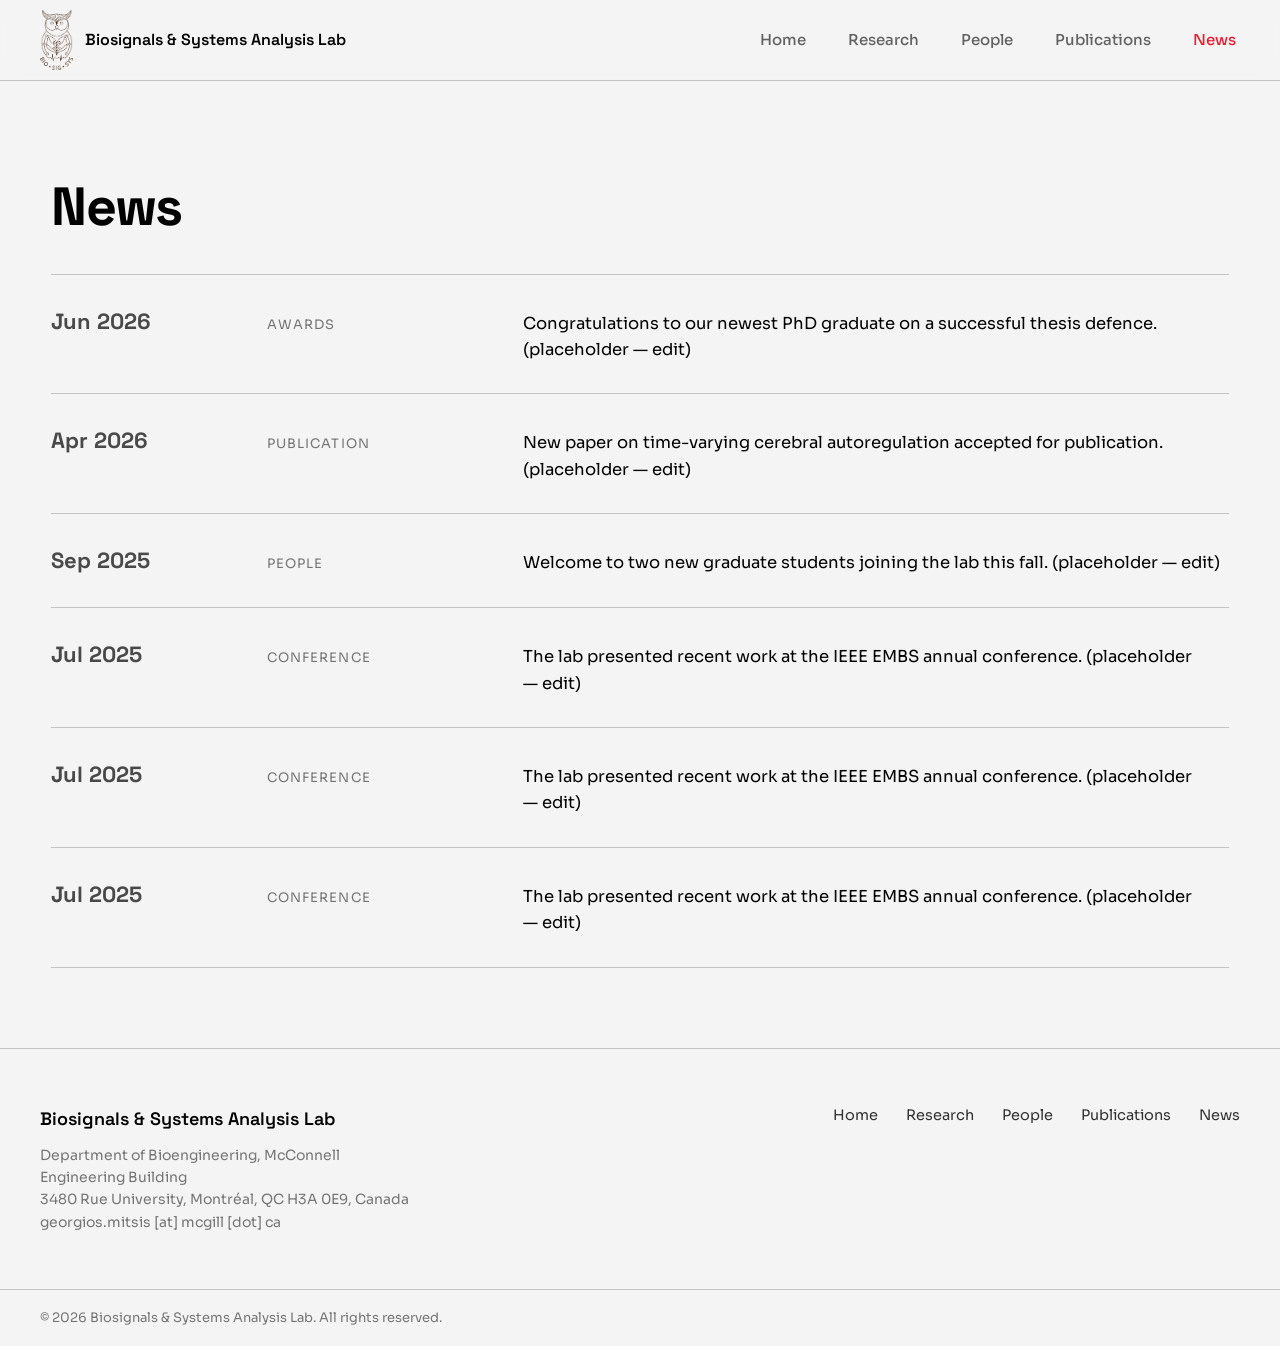
<file: news.html>
<!DOCTYPE html>
<html lang="en">
<head>
<meta charset="utf-8">
<meta name="viewport" content="width=device-width, initial-scale=1">
<title>News — Biosignals & Systems Analysis Lab</title>
<meta name="description" content="Latest news and milestones from the Biosignals & Systems Analysis Lab.">
<link rel="preconnect" href="https://fonts.googleapis.com">
<link rel="preconnect" href="https://fonts.gstatic.com" crossorigin>
<link href="https://fonts.googleapis.com/css2?family=Space+Grotesk:wght@400;500;600;700&family=Sora:wght@300;400;500;600&display=swap" rel="stylesheet">
<link rel="stylesheet" href="css/styles.css">
<link rel="icon" href="images/owl-logo.png" type="image/png">
</head>
<body><header class="site-header">
  <div class="container header-inner">
    <a href="index.html" class="brand">
      <img src="images/owl-logo.png" alt="Biosignals & Systems Analysis Lab logo" class="brand-logo">
      <span class="brand-name">Biosignals &amp; Systems Analysis Lab</span>
    </a>
    <button class="nav-toggle" aria-label="Toggle navigation" aria-expanded="false"><span></span><span></span><span></span></button>
    <nav class="nav">
        <a href="index.html" class="nav-link">Home</a>
        <div class="nav-item">
          <a href="research.html" class="nav-link">Research</a>
          <div class="nav-dropdown">
            <div class="nav-dropdown-label">Current Projects</div>
            <a href="research/long-covid.html" class="nav-dropdown-link">Long COVID</a>
            <a href="research/dfc.html" class="nav-dropdown-link">Dynamic Functional Connectivity</a>
            <div class="nav-dropdown-label">Past Projects</div>
          </div>
        </div>
        <a href="people.html" class="nav-link">People</a>
        <a href="publications.html" class="nav-link">Publications</a>
        <a href="news.html" class="nav-link is-active" aria-current="page">News</a>
    </nav>
  </div>
</header>

<main class="section container">
  <h1 class="page-title mb-md">News</h1>
    <div class="row-list" id="news-list">
      <div class="rule"></div>
    </div>
</main>
<footer class="site-footer">
  <div class="container footer-inner">
    <div class="footer-about">
      <div class="footer-title">Biosignals &amp; Systems Analysis Lab</div>
      <p>Department of Bioengineering, McConnell Engineering Building<br>3480 Rue University, Montréal, QC H3A 0E9, Canada<br>georgios.mitsis [at] mcgill [dot] ca</p>
    </div>
    <nav class="footer-nav">
      <a href="index.html">Home</a><a href="research.html">Research</a><a href="people.html">People</a><a href="publications.html">Publications</a><a href="news.html">News</a>
    </nav>
  </div>
  <div class="footer-bar"><div class="container">© 2026 Biosignals &amp; Systems Analysis Lab. All rights reserved.</div></div>
</footer>
<script src="js/script.js"></script>
</body>
</html>
</file>
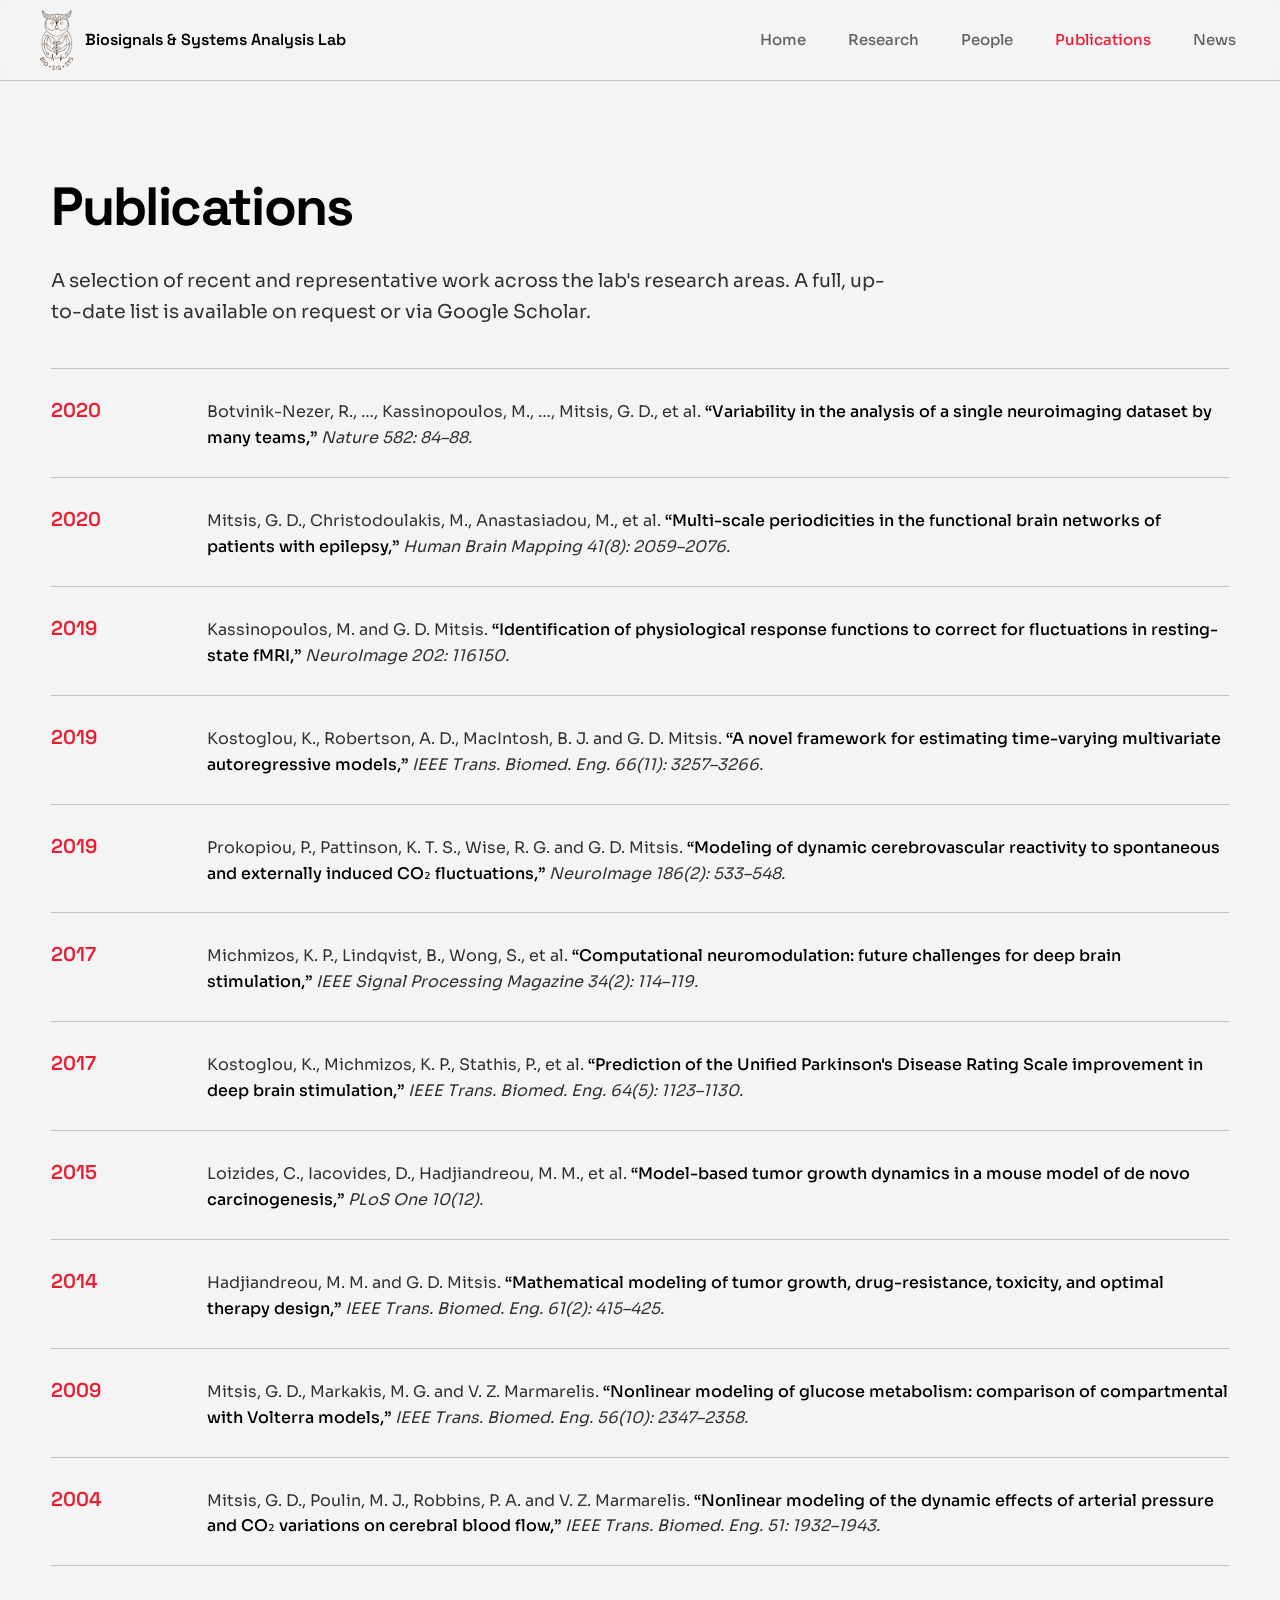
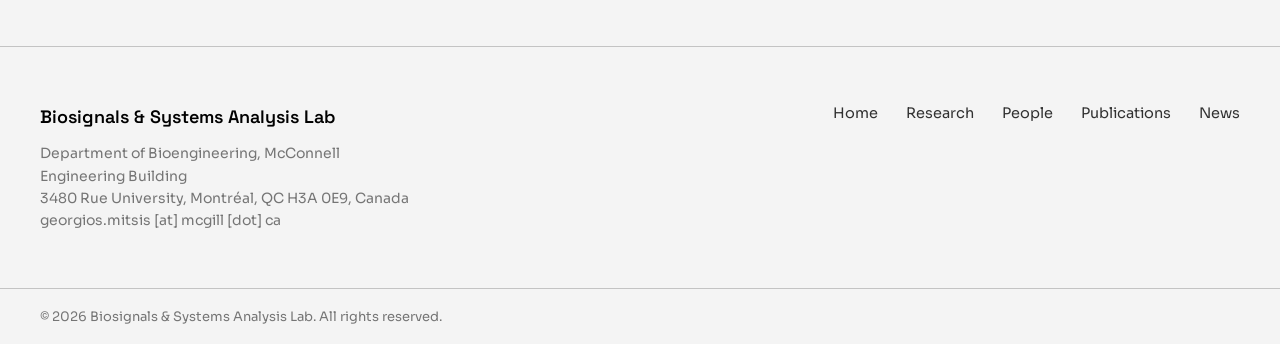
<file: publications.html>
<!DOCTYPE html>
<html lang="en">
<head>
<meta charset="utf-8">
<meta name="viewport" content="width=device-width, initial-scale=1">
<title>Publications — Biosignals & Systems Analysis Lab</title>
<meta name="description" content="Selected publications from the Biosignals & Systems Analysis Lab.">
<link rel="preconnect" href="https://fonts.googleapis.com">
<link rel="preconnect" href="https://fonts.gstatic.com" crossorigin>
<link href="https://fonts.googleapis.com/css2?family=Space+Grotesk:wght@400;500;600;700&family=Sora:wght@300;400;500;600&display=swap" rel="stylesheet">
<link rel="stylesheet" href="css/styles.css">
<link rel="icon" href="images/owl-logo.png" type="image/png">
</head>
<body><header class="site-header">
  <div class="container header-inner">
    <a href="index.html" class="brand">
      <img src="images/owl-logo.png" alt="Biosignals & Systems Analysis Lab logo" class="brand-logo">
      <span class="brand-name">Biosignals &amp; Systems Analysis Lab</span>
    </a>
    <button class="nav-toggle" aria-label="Toggle navigation" aria-expanded="false"><span></span><span></span><span></span></button>
    <nav class="nav">
        <a href="index.html" class="nav-link">Home</a>
        <div class="nav-item">
          <a href="research.html" class="nav-link">Research</a>
          <div class="nav-dropdown">
            <div class="nav-dropdown-label">Current Projects</div>
            <a href="research/long-covid.html" class="nav-dropdown-link">Long COVID</a>
            <a href="research/dfc.html" class="nav-dropdown-link">Dynamic Functional Connectivity</a>
            <div class="nav-dropdown-label">Past Projects</div>
          </div>
        </div>
        <a href="people.html" class="nav-link">People</a>
        <a href="publications.html" class="nav-link is-active" aria-current="page">Publications</a>
        <a href="news.html" class="nav-link">News</a>
    </nav>
  </div>
</header>
<main class="section container">
  <h1 class="page-title">Publications</h1>
  <p class="page-lede">A selection of recent and representative work across the lab's research areas. A full, up-to-date list is available on request or via Google Scholar.</p>
  <div class="pub-list" id="pub-list">
    <div class="rule"></div>
  </div>
</main>
<footer class="site-footer">
  <div class="container footer-inner">
    <div class="footer-about">
      <div class="footer-title">Biosignals &amp; Systems Analysis Lab</div>
      <p>Department of Bioengineering, McConnell Engineering Building<br>3480 Rue University, Montréal, QC H3A 0E9, Canada<br>georgios.mitsis [at] mcgill [dot] ca</p>
    </div>
    <nav class="footer-nav">
      <a href="index.html">Home</a><a href="research.html">Research</a><a href="people.html">People</a><a href="publications.html">Publications</a><a href="news.html">News</a>
    </nav>
  </div>
  <div class="footer-bar"><div class="container">© 2026 Biosignals &amp; Systems Analysis Lab. All rights reserved.</div></div>
</footer>
<script src="js/script.js"></script>
</body>
</html>
</file>
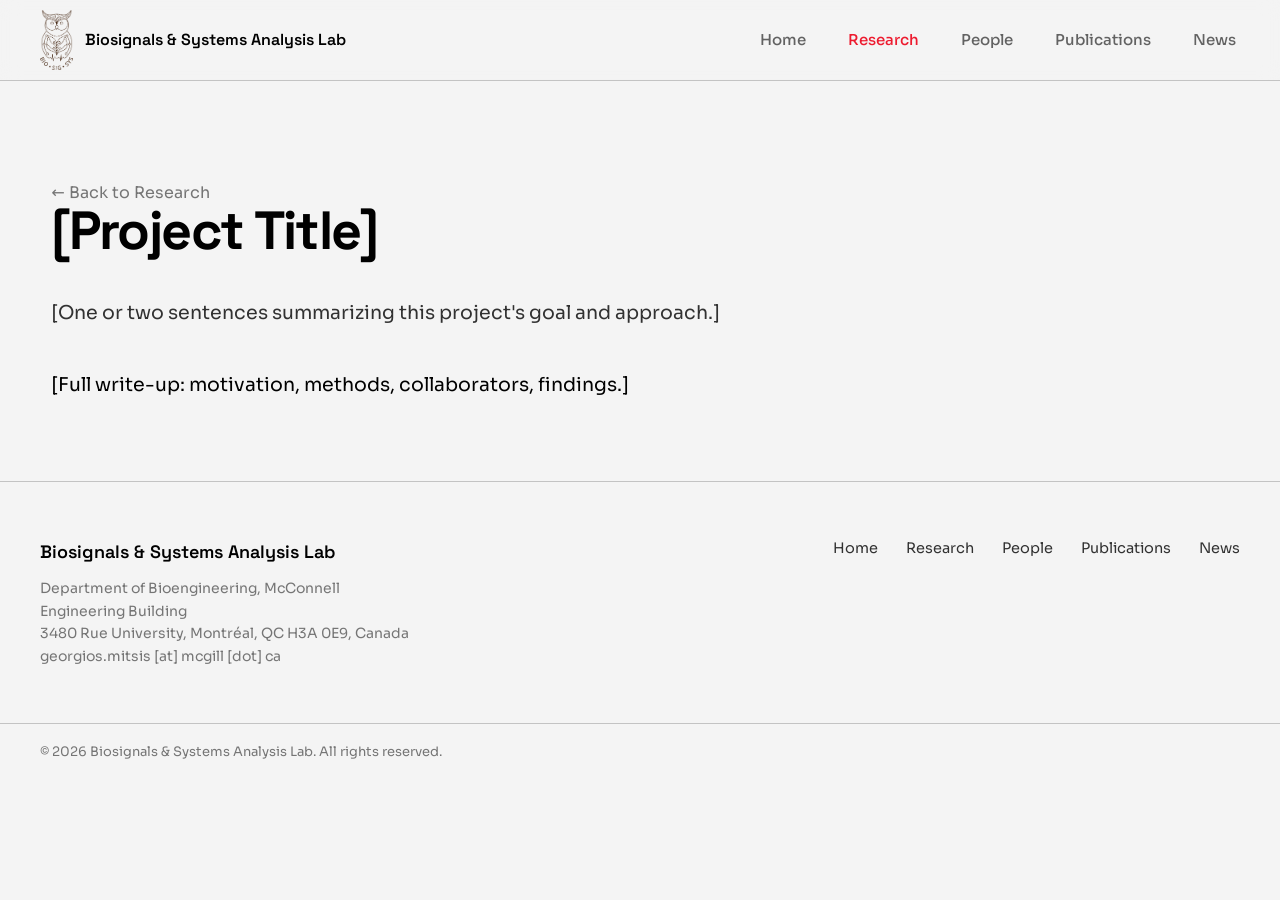
<file: research/_template.html>
<!DOCTYPE html>
<html lang="en">
<head>
<meta charset="utf-8">
<meta name="viewport" content="width=device-width, initial-scale=1">
<title>[Project Title] — Biosignals & Systems Analysis Lab</title>
<meta name="description" content="[One-sentence description of this research project.]">
<link rel="preconnect" href="https://fonts.googleapis.com">
<link rel="preconnect" href="https://fonts.gstatic.com" crossorigin>
<link href="https://fonts.googleapis.com/css2?family=Space+Grotesk:wght@400;500;600;700&family=Sora:wght@300;400;500;600&display=swap" rel="stylesheet">
<link rel="stylesheet" href="../css/styles.css">
<link rel="icon" href="../images/owl-logo.png" type="image/png">
</head>
<body><header class="site-header">
  <div class="container header-inner">
    <a href="../index.html" class="brand">
      <img src="../images/owl-logo.png" alt="Biosignals & Systems Analysis Lab logo" class="brand-logo">
      <span class="brand-name">Biosignals &amp; Systems Analysis Lab</span>
    </a>
    <button class="nav-toggle" aria-label="Toggle navigation" aria-expanded="false"><span></span><span></span><span></span></button>
    <nav class="nav">
        <a href="../index.html" class="nav-link">Home</a>
        <div class="nav-item">
          <a href="../research.html" class="nav-link is-active" aria-current="page">Research</a>
          <div class="nav-dropdown">
            <div class="nav-dropdown-label">Current Projects</div>
            <a href="long-covid.html" class="nav-dropdown-link">Long COVID</a>
            <a href="dfc.html" class="nav-dropdown-link">Dynamic Functional Connectivity</a>
            <div class="nav-dropdown-label">Past Projects</div>
          </div>
        </div>
        <a href="../people.html" class="nav-link">People</a>
        <a href="../publications.html" class="nav-link">Publications</a>
        <a href="../news.html" class="nav-link">News</a>
    </nav>
  </div>
</header>
<main class="section container">
  <a href="../research.html" class="faint-note">&larr; Back to Research</a>
  <h1 class="page-title mb-md">[Project Title]</h1>
  <p class="page-lede">[One or two sentences summarizing this project's goal and approach.]</p>

  <p class="lede">[Full write-up: motivation, methods, collaborators, findings.]</p>
</main>
<footer class="site-footer">
  <div class="container footer-inner">
    <div class="footer-about">
      <div class="footer-title">Biosignals &amp; Systems Analysis Lab</div>
      <p>Department of Bioengineering, McConnell Engineering Building<br>3480 Rue University, Montréal, QC H3A 0E9, Canada<br>georgios.mitsis [at] mcgill [dot] ca</p>
    </div>
    <nav class="footer-nav">
      <a href="../index.html">Home</a><a href="../research.html">Research</a><a href="../people.html">People</a><a href="../publications.html">Publications</a><a href="../news.html">News</a>
    </nav>
  </div>
  <div class="footer-bar"><div class="container">© 2026 Biosignals &amp; Systems Analysis Lab. All rights reserved.</div></div>
</footer>
<script src="../js/script.js"></script>
</body>
</html>
</file>
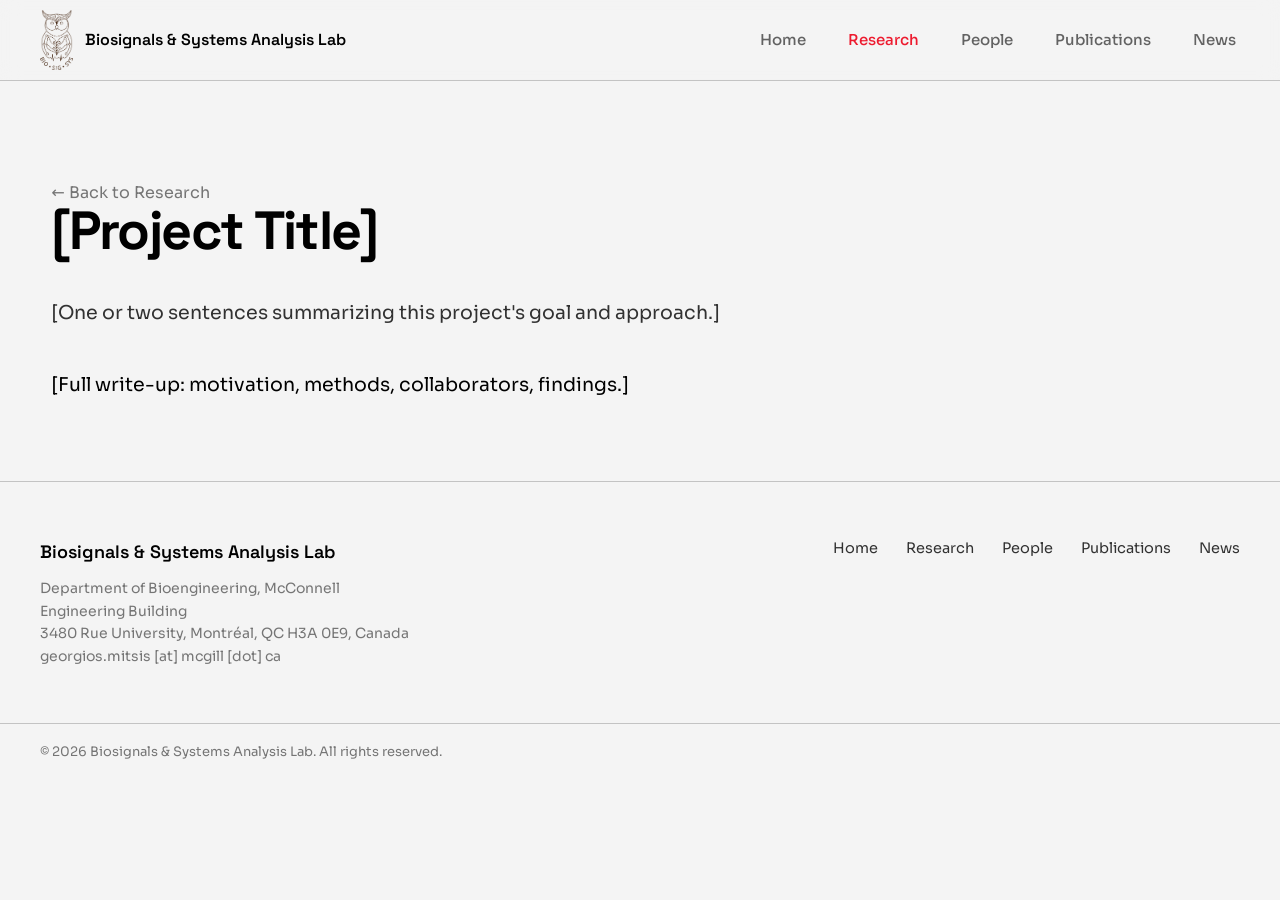
<file: research/dfc.html>
<!DOCTYPE html>
<html lang="en">
<head>
<meta charset="utf-8">
<meta name="viewport" content="width=device-width, initial-scale=1">
<title>[Project Title] — Biosignals & Systems Analysis Lab</title>
<meta name="description" content="[One-sentence description of this research project.]">
<link rel="preconnect" href="https://fonts.googleapis.com">
<link rel="preconnect" href="https://fonts.gstatic.com" crossorigin>
<link href="https://fonts.googleapis.com/css2?family=Space+Grotesk:wght@400;500;600;700&family=Sora:wght@300;400;500;600&display=swap" rel="stylesheet">
<link rel="stylesheet" href="../css/styles.css">
<link rel="icon" href="../images/owl-logo.png" type="image/png">
</head>
<body><header class="site-header">
  <div class="container header-inner">
    <a href="../index.html" class="brand">
      <img src="../images/owl-logo.png" alt="Biosignals & Systems Analysis Lab logo" class="brand-logo">
      <span class="brand-name">Biosignals &amp; Systems Analysis Lab</span>
    </a>
    <button class="nav-toggle" aria-label="Toggle navigation" aria-expanded="false"><span></span><span></span><span></span></button>
    <nav class="nav">
        <a href="../index.html" class="nav-link">Home</a>
        <div class="nav-item">
          <a href="../research.html" class="nav-link is-active" aria-current="page">Research</a>
          <div class="nav-dropdown">
            <div class="nav-dropdown-label">Current Projects</div>
            <a href="long-covid.html" class="nav-dropdown-link">Long COVID</a>
            <div class="nav-dropdown-label">Past Projects</div>
          </div>
        </div>
        <a href="../people.html" class="nav-link">People</a>
        <a href="../publications.html" class="nav-link">Publications</a>
        <a href="../news.html" class="nav-link">News</a>
    </nav>
  </div>
</header>
<main class="section container">
  <a href="../research.html" class="faint-note">&larr; Back to Research</a>
  <h1 class="page-title mb-md">[Project Title]</h1>
  <p class="page-lede">[One or two sentences summarizing this project's goal and approach.]</p>

  <p class="lede">[Full write-up: motivation, methods, collaborators, findings.]</p>
</main>
<footer class="site-footer">
  <div class="container footer-inner">
    <div class="footer-about">
      <div class="footer-title">Biosignals &amp; Systems Analysis Lab</div>
      <p>Department of Bioengineering, McConnell Engineering Building<br>3480 Rue University, Montréal, QC H3A 0E9, Canada<br>georgios.mitsis [at] mcgill [dot] ca</p>
    </div>
    <nav class="footer-nav">
      <a href="../index.html">Home</a><a href="../research.html">Research</a><a href="../people.html">People</a><a href="../publications.html">Publications</a><a href="../news.html">News</a>
    </nav>
  </div>
  <div class="footer-bar"><div class="container">© 2026 Biosignals &amp; Systems Analysis Lab. All rights reserved.</div></div>
</footer>
<script src="../js/script.js"></script>
</body>
</html>
</file>
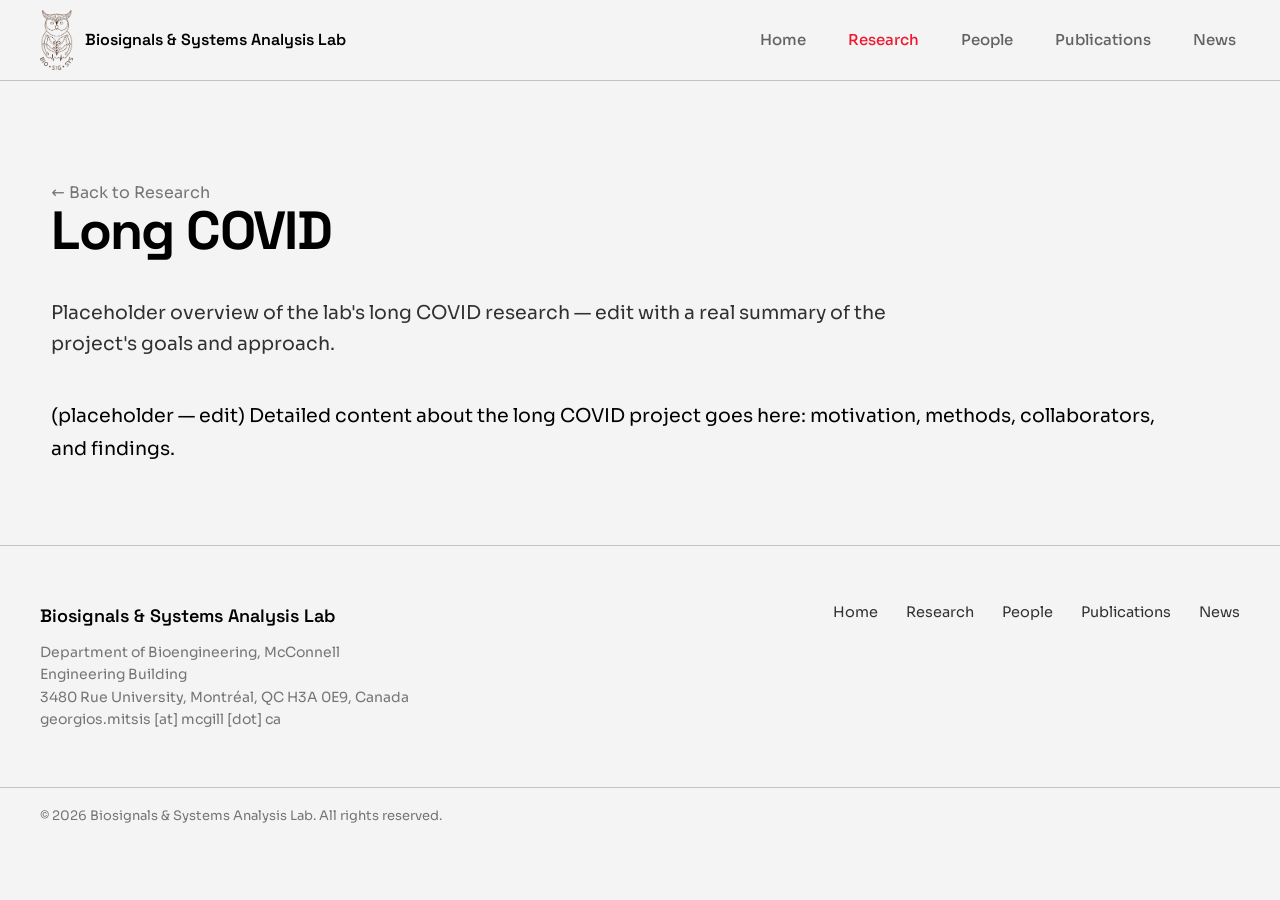
<file: research/long-covid.html>
<!DOCTYPE html>
<html lang="en">
<head>
<meta charset="utf-8">
<meta name="viewport" content="width=device-width, initial-scale=1">
<title>Long COVID Research — Biosignals & Systems Analysis Lab</title>
<meta name="description" content="Long COVID research from the Biosignals & Systems Analysis Lab.">
<link rel="preconnect" href="https://fonts.googleapis.com">
<link rel="preconnect" href="https://fonts.gstatic.com" crossorigin>
<link href="https://fonts.googleapis.com/css2?family=Space+Grotesk:wght@400;500;600;700&family=Sora:wght@300;400;500;600&display=swap" rel="stylesheet">
<link rel="stylesheet" href="../css/styles.css">
<link rel="icon" href="../images/owl-logo.png" type="image/png">
</head>
<body><header class="site-header">
  <div class="container header-inner">
    <a href="../index.html" class="brand">
      <img src="../images/owl-logo.png" alt="Biosignals & Systems Analysis Lab logo" class="brand-logo">
      <span class="brand-name">Biosignals &amp; Systems Analysis Lab</span>
    </a>
    <button class="nav-toggle" aria-label="Toggle navigation" aria-expanded="false"><span></span><span></span><span></span></button>
    <nav class="nav">
        <a href="../index.html" class="nav-link">Home</a>
        <div class="nav-item">
          <a href="../research.html" class="nav-link is-active" aria-current="page">Research</a>
          <div class="nav-dropdown">
            <div class="nav-dropdown-label">Current Projects</div>
            <a href="long-covid.html" class="nav-dropdown-link">Long COVID</a>
            <a href="dfc.html" class="nav-dropdown-link">Dynamic Functional Connectivity</a>
            <div class="nav-dropdown-label">Past Projects</div>
          </div>
        </div>
        <a href="../people.html" class="nav-link">People</a>
        <a href="../publications.html" class="nav-link">Publications</a>
        <a href="../news.html" class="nav-link">News</a>
    </nav>
  </div>
</header>
<main class="section container">
  <a href="../research.html" class="faint-note">&larr; Back to Research</a>
  <h1 class="page-title mb-md">Long COVID</h1>
  <p class="page-lede">Placeholder overview of the lab's long COVID research — edit with a real summary of the project's goals and approach.</p>

  <p class="lede">(placeholder — edit) Detailed content about the long COVID project goes here: motivation, methods, collaborators, and findings.</p>
</main>
<footer class="site-footer">
  <div class="container footer-inner">
    <div class="footer-about">
      <div class="footer-title">Biosignals &amp; Systems Analysis Lab</div>
      <p>Department of Bioengineering, McConnell Engineering Building<br>3480 Rue University, Montréal, QC H3A 0E9, Canada<br>georgios.mitsis [at] mcgill [dot] ca</p>
    </div>
    <nav class="footer-nav">
      <a href="../index.html">Home</a><a href="../research.html">Research</a><a href="../people.html">People</a><a href="../publications.html">Publications</a><a href="../news.html">News</a>
    </nav>
  </div>
  <div class="footer-bar"><div class="container">© 2026 Biosignals &amp; Systems Analysis Lab. All rights reserved.</div></div>
</footer>
<script src="../js/script.js"></script>
</body>
</html>
</file>
<file: css/styles.css>
/* == Central stylesheet == */

/* ---------- Variables ---------- */
:root{
  --bg: #F4F4F4;
  --ink: #000000;
  --muted: color-mix(in oklab, var(--ink), transparent 20%);
  --faint: color-mix(in oklab, var(--ink), transparent 48%);
  --line: color-mix(in oklab, var(--ink), transparent 80%);
  --line-strong: color-mix(in oklab, var(--ink), transparent 66%);
  --accent: #ED1B2F;
  --accent-ink: #F5EFE8;
  --link: color-mix(in oklab, var(--accent), transparent 20%);
  --swatch: #0EA5A5; /* unused placeholder */
  --head: 'Space Grotesk', system-ui, sans-serif;
  --body: 'Sora', system-ui, sans-serif;
  --spring: linear(0, 0.14 4%, 0.94 17%, 1.12 24% 30%, 1.02 43%, 0.99 51%, 1 77%, 1);
  --maxw: 100vw;
  --gutter: clamp(40px, 4vw, 120px);
}

/* ---------- Reset / base ---------- */
*{
  box-sizing: border-box;
}
html{
  scroll-behavior: smooth;
}
body{
  margin: 0;
  background: var(--bg);
  color: var(--ink);
  font-family: var(--body);
  font-size: 16px;
  line-height: 1.5;
  -webkit-font-smoothing: antialiased;
}
img{
  max-width: 100%;
  display: block;
}
p{
  text-wrap: pretty;
}
a{
  color: var(--link);
  text-decoration: none;
  transition: color .2s;
}
a:hover{
  color: color-mix(in oklab, var(--link), white 22%);
}
h1, h2, h3{
  font-family: var(--head);
  letter-spacing: -0.01em;
}

/* ---------- Layout containers ---------- */
.container{
  max-width: var(--maxw);
  margin: 0 auto;
  padding: 0 40px;
}
.section{
  padding: 100px 40px 40px;
}
.section.container{
  padding-left: var(--gutter);
  padding-right: var(--gutter);
}
.faint-note{
  color: var(--faint);
}
.kicker{
  font-family: var(--body);
  font-size: 15px;
  color: var(--faint);
  margin-bottom: 20px;
}
.kicker.accent{
  color: var(--accent);
}
.rule{
  border-top: 1px solid var(--line);
}

/* ---------- Header & nav ---------- */
.site-header{
  position: sticky;
  top: 0;
  z-index: 60;
  background: color-mix(in oklab, var(--bg), transparent 8%);
  backdrop-filter: blur(10px);
  border-bottom: 1px solid var(--line);
}
.header-inner{
  height: 80px;
  display: flex;
  align-items: center;
  justify-content: space-between;
}
.brand{
  display: flex;
  align-items: center;
  gap: 12px;
  color: var(--ink);
}
.brand-logo{
  height: 60px;
  width: auto;
}
.brand-name{
  font-family: var(--head);
  font-weight: 600;
  font-size: 16px;
}
.nav{
  display: flex;
  align-items: center;
  gap: 34px;
}
.nav-link{
  font-family: var(--body);
  font-size: 15px;
  font-weight: 500;
  color: color-mix(in oklab, var(--ink), transparent 40%);
  padding: 8px 4px;
  transition: color .2s;
}
.nav-link:hover{
  color: var(--ink);
}
.nav-link.is-active{
  color: var(--accent);
}
.nav-toggle{
  display: none;
  flex-direction: column;
  gap: 5px;
  background: none;
  border: 0;
  cursor: pointer;
  padding: 8px;
}
.nav-toggle span{
  width: 24px;
  height: 2px;
  background: var(--ink);
  display: block;
}

/* ---------- Nav dropdown (Research submenu) ---------- */
.nav-item{
  position: relative;
}
.nav-dropdown{
  position: absolute;
  top: 100%;
  left: 0;
  min-width: 200px;
  background: var(--bg);
  border: 1px solid var(--line);
  padding: 8px;
  opacity: 0;
  visibility: hidden;
  transform: translateY(-6px);
  transition: opacity .2s, transform .2s, visibility .2s;
}
.nav-item:hover .nav-dropdown,
.nav-item:focus-within .nav-dropdown{
  opacity: 1;
  visibility: visible;
  transform: translateY(0);
}
.nav-dropdown-link{
  display: block;
  padding: 10px 12px;
  border-radius: 8px;
  font-size: 12px;
  font-weight: 500;
  color: var(--ink);
  transition: background .2s;
}
.nav-dropdown-link:hover{
  background: color-mix(in oklab, var(--ink), transparent 94%);
}
.nav-dropdown-label{
  padding: 10px 12px 4px;
  font-size: 11px;
  font-weight: 600;
  text-transform: uppercase;
  letter-spacing: .06em;
  color: var(--faint);
}

/* ---------- Hero & image strip ---------- */
.hero{
  text-align: center;
  padding: 110px 32px 96px;
  max-width: 100%;
  margin: 0 auto;
}
.hero-title{
  margin: 0;
  font-weight: 700;
  font-size: clamp(38px, 4.5vw, 60px);
  line-height: 1.02;
  letter-spacing: -0.03em;
  text-wrap: balance;
}
.hero-sub{
  margin: 28px auto 0;
  font-size: 18px;
  color: var(--muted);
  max-width: 52ch;
}
.image-strip{
  display: grid;
  grid-template-columns: repeat(3, 1fr);
  gap: 8px;
  padding: 0 var(--gutter);
}
.strip-cell{
  height: 400px;
}

/* ---------- Headings, ledes, spacing utilities ---------- */
.section-title{
  margin: 0;
  font-weight: 700;
  font-size: clamp(24px, 2.6vw, 32px);
  letter-spacing: -0.02em;
}
.sub-h2{
  margin: 40px 0 40px;
  font-size: 26px;
}
.page-title{
  margin: 0;
  font-weight: 700;
  font-size: clamp(36px, 4.2vw, 56px);
  line-height: .98;
  letter-spacing: -0.03em;
}
.page-lede{
  margin: 32px 0 40px;
  font-size: 19px;
  line-height: 1.65;
  color: var(--muted);
  max-width: 60ch;
}
.lede{
  margin: 0;
  font-size: 19px;
  line-height: 1.7;
  color: var(--ink);
}

/* ---------- Spacing utilities ---------- */
.mb-lg{
  margin-bottom: 80px;
}
.mb-md{
  margin-bottom: 40px;
}
.mt-xl{
  margin-top: 88px;
}

/* ---------- About the Lab ---------- */
.about-grid{
  display: grid;
  grid-template-columns: 1fr 1fr;
  gap: 64px;
}
.about-copy{
  max-width: 560px;
}
.about-photo{
  position: relative;
  overflow: hidden;
}
.about-photo img{
  position: absolute;
  inset: 0;
  width: 100%;
  height: 100%;
  object-fit: cover;
}

/* ---------- Buttons ---------- */
.pill{
  display: inline-block;
  padding: 15px 34px;
  border-radius: 999px;
  background: var(--accent);
  color: var(--accent-ink);
  font-family: var(--body);
  font-weight: 600;
  font-size: 15px;
  border: 0;
  cursor: pointer;
  transition: transform .5s var(--spring), background .3s;
}
.pill:hover{
  transform: translateY(-3px);
  background: color-mix(in oklab, var(--accent), white 12%);
  color: var(--accent-ink);
}
.ghost{
  display: inline-block;
  padding: 15px 32px;
  border-radius: 999px;
  border: 1px solid var(--line-strong);
  color: var(--ink);
  font-family: var(--body);
  font-weight: 600;
  font-size: 15px;
  transition: border-color .3s, background .3s;
}
.ghost:hover{
  border-color: var(--ink);
  background: color-mix(in oklab, var(--ink), transparent 95%);
}
.btn-row{
  display: flex;
  gap: 14px;
  margin-top: 28px;
  flex-wrap: wrap;
}
.about-copy .pill{
  margin-top: 32px;
}

/* ---------- Row lists (Current Research / Lab News) ---------- */
.row-list{
  display: flex;
  flex-direction: column;
}
.row{
  display: grid;
  grid-template-columns: 400px 1fr auto;
  gap: 36px;
  align-items: baseline;
  padding: 32px 0;
  border-top: 1px solid var(--line);
  color: var(--ink);
  transition: background .3s, padding-left .35s var(--spring);
}
.row:hover{
  background: color-mix(in oklab, var(--ink), transparent 97%);
  padding-left: 12px;
  color: var(--ink);
}
.row-title{
  margin: 0;
  font-family: var(--head);
  font-weight: 500;
  font-size: 19px;
  letter-spacing: -0.01em;
}
.row-desc{
  margin: 0;
  font-size: 15px;
  line-height: 1.6;
  color: var(--muted);
}
.row-arrow{
  color: var(--accent);
  font-size: 20px;
  justify-self: end;
  transition: transform .35s var(--spring);
  padding-right: 10px;
}
.row:hover .row-arrow{
  transform: translateX(8px);
}
.news-head{
  display: flex;
  align-items: flex-end;
  justify-content: space-between;
  gap: 24px;
  flex-wrap: wrap;
  margin-bottom: 40px;
}
.news-row{
  display: grid;
  grid-template-columns: 180px 220px 1fr;
  gap: 36px;
  align-items: baseline;
  padding: 30px 0;
  border-top: 1px solid var(--line);
}
.news-date{
  font-family: var(--head);
  font-weight: 700;
  font-size: 22px;
  color: color-mix(in oklab, var(--ink), transparent 30%);
}
.news-tag{
  font-size: 13px;
  letter-spacing: .08em;
  text-transform: uppercase;
  color: var(--faint);
}
.news-text{
  margin: 0;
  font-size: 16.5px;
  line-height: 1.6;
  color: var(--ink);
}

/* ---------- Project & feature grids ---------- */
.project-grid{
  display: grid;
  grid-template-columns: repeat(2, 1fr);
  gap: 56px 44px;
}
.project-fig{
  height: 300px;
  margin-bottom: 22px;
}
.project-title{
  margin: 0 0 10px;
  font-weight: 600;
  font-size: 21px;
}
.project-desc{
  margin: 0;
  font-size: 15.5px;
  line-height: 1.62;
  color: var(--muted);
}

.feature-grid{
  display: grid;
  grid-template-columns: repeat(4, 1fr);
  gap: 24px;
}
.feature-title{
  margin: 0 0 10px;
  font-weight: 600;
  font-size: 21px;
}
.feature-desc{
  margin: 0;
  font-size: 15px;
  line-height: 1.6;
  color: var(--muted);
}

/* ---------- People page ---------- */
.director{
  display: grid;
  grid-template-columns: 340px 1fr;
  gap: 56px;
  align-items: start;
  padding-bottom: 64px;
  border-bottom: 1px solid var(--line);
}
.director-photo{
  width: 340px;
  aspect-ratio: 1 / 1;
}
.director-name{
  margin: 0;
  font-weight: 700;
  font-size: 30px;
  letter-spacing: -0.02em;
}
.director-role{
  font-size: 16px;
  color: var(--muted);
  margin: 10px 0 22px;
}
.director-bio{
  margin: 0;
  font-size: 17px;
  line-height: 1.72;
  color: var(--muted);
  max-width: 640px;
}
.member-list{
  display: flex;
  flex-direction: column;
}
.member-row{
  display: grid;
  grid-template-columns: 240px 1fr;
  gap: 40px;
  align-items: center;
  padding: 32px 0;
  border-top: 1px solid var(--line);
}
.member-photo{
  width: 240px;
  aspect-ratio: 1 / 1;
}
.member-name{
  margin: 0;
  font-weight: 600;
  font-size: 22px;
}
.member-role{
  font-size: 14px;
  color: var(--accent);
  margin: 7px 0 12px;
}
.member-interest{
  margin: 0;
  font-size: 15.5px;
  line-height: 1.62;
  color: var(--muted);
}
.alumni-list{
  display: flex;
  flex-direction: column;
}
.alumni-row{
  display: grid;
  grid-template-columns: 1fr auto;
  gap: 20px;
  align-items: baseline;
  padding: 18px 0;
  border-top: 1px solid var(--line);
  font-size: 17px;
  color: var(--ink);
}

/* ---------- Publications page ---------- */
.pub-list{
  display: flex;
  flex-direction: column;
}
.pub-row{
  display: grid;
  grid-template-columns: 120px 1fr;
  gap: 36px;
  align-items: baseline;
  padding: 26px 0;
  border-top: 1px solid var(--line);
}
.pub-year{
  font-family: var(--head);
  font-weight: 600;
  font-size: 20px;
  color: var(--accent);
}
.pub-cite{
  font-size: 16px;
  line-height: 1.62;
  color: var(--muted);
}
.pub-title{
  color: var(--ink);
  font-weight: 500;
}
.pub-venue{
  font-style: italic;
}

/* ---------- Placeholder image slot ---------- */
.img-slot{
  position: relative;
  background: color-mix(in oklab, var(--ink), transparent 94%);
  border: 1px solid var(--line);
  overflow: hidden;
  min-height: 120px;
}
.img-slot::after{
  content: attr(data-label);
  position: absolute;
  inset: 0;
  display: flex;
  align-items: center;
  justify-content: center;
  font-family: var(--body);
  font-size: 13px;
  color: var(--faint);
  text-align: center;
  padding: 12px;
}
.img-slot img{
  position: absolute;
  inset: 0;
  width: 100%;
  height: 100%;
  object-fit: cover;
}
.img-slot.has-img::after{
  display: none;
}

/* ---------- Footer ---------- */
.site-footer{
  border-top: 1px solid var(--line);
  margin-top: 40px;
}
.footer-inner{
  padding: 56px 40px;
  display: flex;
  justify-content: space-between;
  gap: 40px;
  flex-wrap: wrap;
  max-width: var(--maxw);
  margin: 0 auto;
}
.footer-title{
  font-family: var(--head);
  font-weight: 600;
  font-size: 18px;
  margin-bottom: 12px;
}
.footer-about p{
  margin: 0;
  font-size: 14px;
  line-height: 1.6;
  color: var(--faint);
  max-width: 38ch;
}
.footer-nav{
  display: flex;
  gap: 28px;
  font-size: 14.5px;
  flex-wrap: wrap;
}
.footer-nav a{
  color: var(--muted);
}
.footer-nav a:hover{
  color: var(--ink);
}
.footer-bar{
  border-top: 1px solid var(--line);
}
.footer-bar .container{
  padding-top: 18px;
  padding-bottom: 18px;
  font-size: 13px;
  color: var(--faint);
}

/* ---------- Scroll-reveal animation ---------- */
@keyframes revealUp{
  from{ opacity: 0; transform: translateY(28px); }
  to{ opacity: 1; transform: none; }
}
@media (prefers-reduced-motion: no-preference){
  @supports (animation-timeline: view()){
    .reveal{
      animation: revealUp linear both;
      animation-timeline: view();
      animation-range: entry 0% cover 16%;
    }
  }
}
@media (prefers-reduced-motion: reduce){
  *{
    animation: none !important;
    transition: none !important;
  }
}

/* ---------- Responsive ---------- */
@media (max-width: 900px){
  .about-grid, .project-grid, .director, .member-row{
    grid-template-columns: 1fr;
  }
  .feature-grid{
    grid-template-columns: repeat(2, 1fr);
  }
  .director-photo, .member-photo{
    width: 100%;
    aspect-ratio: 1 / 1;
  }
  .row{
    grid-template-columns: 1fr 40px;
  }
  .row-desc{
    display: none;
  }
  .news-row{
    grid-template-columns: 120px 1fr;
  }
  .news-tag{
    display: none;
  }
  .pub-row{
    grid-template-columns: 70px 1fr;
    gap: 20px;
  }
  .nav{
    position: absolute;
    top: 80px;
    left: 0;
    right: 0;
    background: var(--bg);
    flex-direction: column;
    gap: 0;
    padding: 8px 40px 20px;
    display: none;
    border-bottom: 1px solid var(--line);
  }
  .nav.open{
    display: flex;
  }
  .nav-link{
    padding: 14px 0;
    border-bottom: 1px solid var(--line);
    width: 100%;
  }
  .nav-toggle{
    display: flex;
  }
  .nav-item{
    width: 100%;
  }
  .nav-dropdown{
    position: static;
    opacity: 1;
    visibility: visible;
    transform: none;
    border: 0;
    padding: 0 0 4px 16px;
  }
  .nav-dropdown-link{
    padding: 10px 0;
  }
}
@media (max-width: 560px){
  .image-strip{
    grid-template-columns: 1fr;
  }
  .container, .section{
    padding-left: 20px;
    padding-right: 20px;
  }
  .feature-grid{
    grid-template-columns: 1fr;
  }
}
</file>
